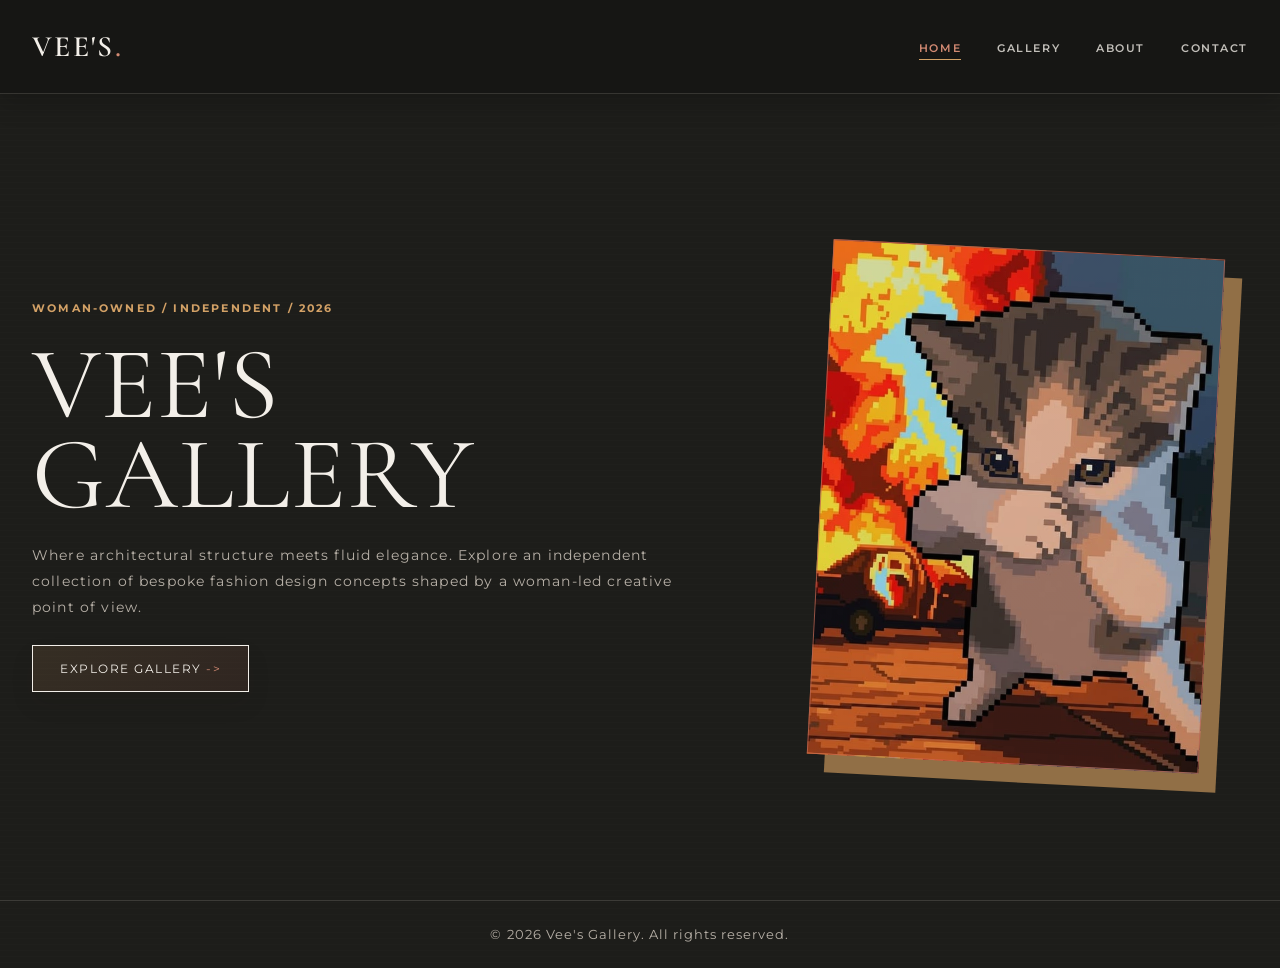
<file: index.html>
<!doctype html>
<html lang="en" data-theme="light">
  <head>
    <meta charset="UTF-8" />
    <meta name="viewport" content="width=device-width, initial-scale=1.0" />
    <link rel="preconnect" href="https://fonts.googleapis.com" />
    <link rel="preconnect" href="https://fonts.gstatic.com" crossorigin />
    <link
      href="https://fonts.googleapis.com/css2?family=Cormorant+Garamond:wght@400;500;600&family=Montserrat:wght@400;500;600&display=swap"
      rel="stylesheet"
    />
    <title>Favors Gallery | Haute Couture</title>
    <link rel="stylesheet" href="style.css" />
  </head>
  <body>
    <header>
      <div class="nav-container">
        <a href="index.html" class="logo">Vee's<span>.</span></a>
        <nav class="site-nav" aria-label="Main navigation">
          <button
            class="nav-toggle"
            aria-label="Toggle navigation"
            aria-expanded="false"
          >
            <span></span>
            <span></span>
            <span></span>
          </button>
          <ul class="nav-links">
            <li><a href="index.html" class="active">Home</a></li>
            <li><a href="gallery.html">Gallery</a></li>
            <li><a href="about.html">About</a></li>
            <li><a href="contact.html">Contact</a></li>
            <!-- <li><button id="theme-toggle">Dark Mode</button></li> -->
          </ul>
        </nav>
      </div>
    </header>

    <main class="container">
      <section class="hero">
        <h1>Vee's GALLERY</h1>
        <p>
          Where architectural structure meets fluid elegance. Explore an
          independent collection of bespoke fashion design concepts shaped by a
          woman-led creative point of view.
        </p>
        <a href="gallery.html" class="btn">Explore Gallery</a>
      </section>
    </main>

    <footer>
      <p>&copy; 2026 Vee's Gallery. All rights reserved.</p>
    </footer>
    <script src="script.js"></script>
  </body>
</html>
</file>
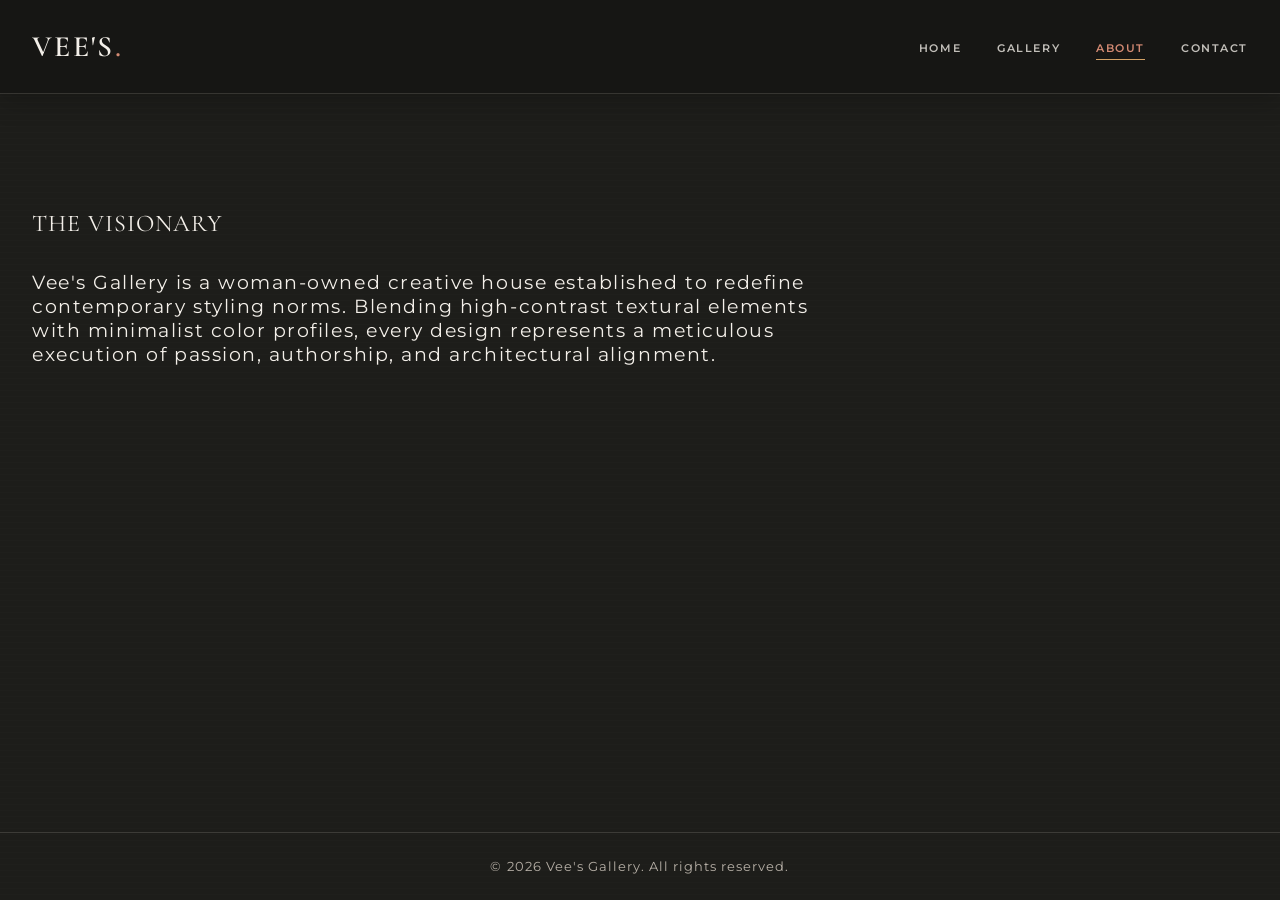
<file: about.html>
<!doctype html>
<html lang="en" data-theme="light">
  <head>
    <meta charset="UTF-8" />
    <meta name="viewport" content="width=device-width, initial-scale=1.0" />
    <link rel="preconnect" href="https://fonts.googleapis.com" />
    <link rel="preconnect" href="https://fonts.gstatic.com" crossorigin />
    <link
      href="https://fonts.googleapis.com/css2?family=Cormorant+Garamond:wght@400;500;600&family=Montserrat:wght@400;500;600&display=swap"
      rel="stylesheet"
    />
    <title>About The Designer | Vee's Gallery</title>
    <link rel="stylesheet" href="style.css" />
  </head>
  <body>
    <header>
      <div class="nav-container">
        <a href="index.html" class="logo">Vee's<span>.</span></a>
        <nav class="site-nav" aria-label="Main navigation">
          <button
            class="nav-toggle"
            aria-label="Toggle navigation"
            aria-expanded="false"
          >
            <span></span>
            <span></span>
            <span></span>
          </button>
          <ul class="nav-links">
            <li><a href="index.html">Home</a></li>
            <li><a href="gallery.html">Gallery</a></li>
            <li><a href="about.html" class="active">About</a></li>
            <li><a href="contact.html">Contact</a></li>
            <!-- <li><button id="theme-toggle">Dark Mode</button></li> -->
          </ul>
        </nav>
      </div>
    </header>

    <main class="container">
      <h2 style="margin-bottom: 2rem">THE VISIONARY</h2>
      <p style="font-size: 1.2rem; max-width: 800px; margin-bottom: 1.5rem">
        Vee's Gallery is a woman-owned creative house established to redefine
        contemporary styling norms. Blending high-contrast textural elements
        with minimalist color profiles, every design represents a meticulous
        execution of passion, authorship, and architectural alignment.
      </p>
    </main>

    <footer>
      <p>&copy; 2026 Vee's Gallery. All rights reserved.</p>
    </footer>
    <script src="script.js"></script>
  </body>
</html>
</file>
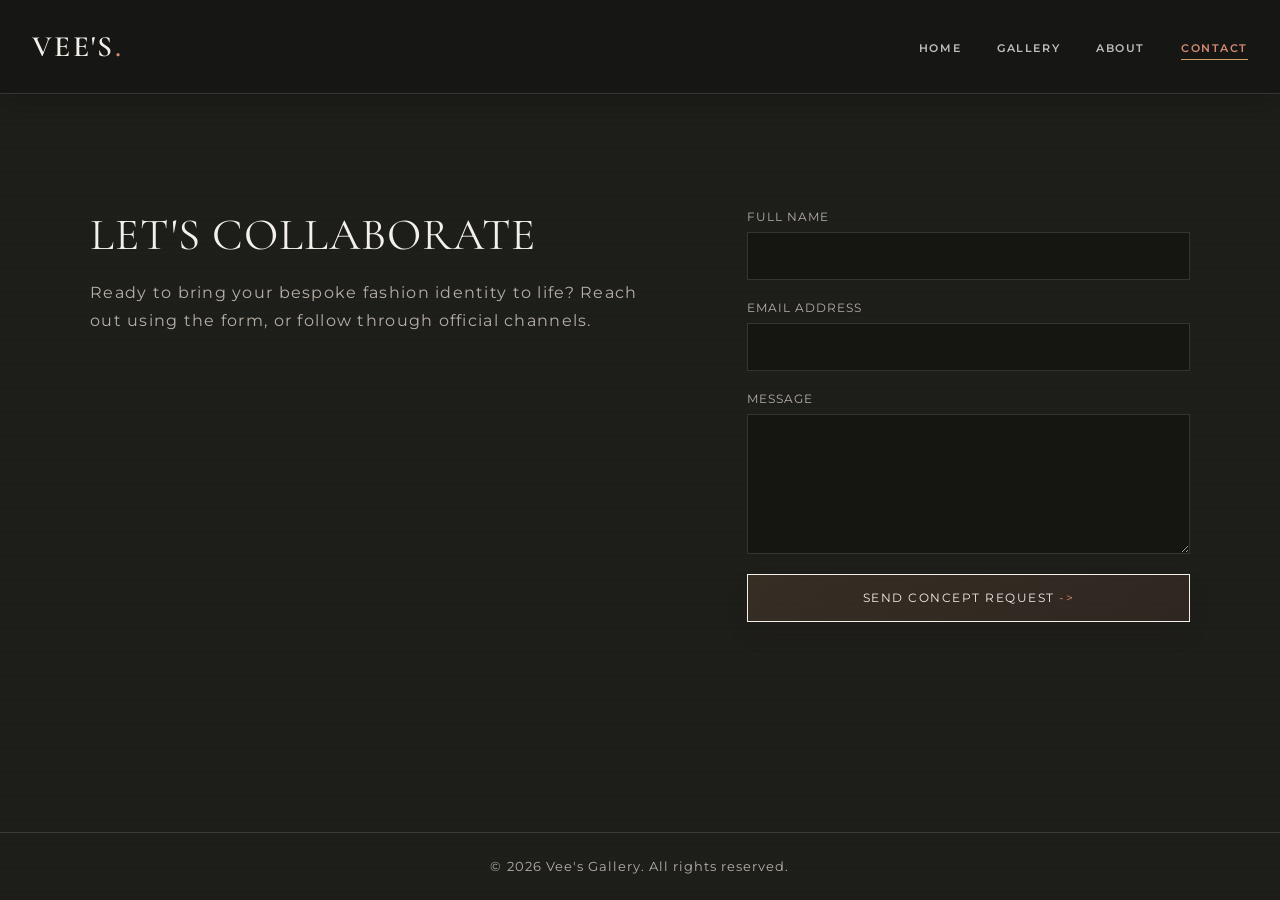
<file: contact.html>
<!doctype html>
<html lang="en" data-theme="light">
  <head>
    <meta charset="UTF-8" />
    <meta name="viewport" content="width=device-width, initial-scale=1.0" />
    <link rel="preconnect" href="https://fonts.googleapis.com" />
    <link rel="preconnect" href="https://fonts.gstatic.com" crossorigin />
    <link
      href="https://fonts.googleapis.com/css2?family=Cormorant+Garamond:wght@400;500;600&family=Montserrat:wght@400;500;600&display=swap"
      rel="stylesheet"
    />
    <title>Contact Us | Vee's Gallery</title>
    <link rel="stylesheet" href="style.css" />
  </head>
  <body>
    <header>
      <div class="nav-container">
        <a href="index.html" class="logo">Vee's<span>.</span></a>
        <nav class="site-nav" aria-label="Main navigation">
          <button
            class="nav-toggle"
            aria-label="Toggle navigation"
            aria-expanded="false"
          >
            <span></span>
            <span></span>
            <span></span>
          </button>
          <ul class="nav-links">
            <li><a href="index.html">Home</a></li>
            <li><a href="gallery.html">Gallery</a></li>
            <li><a href="about.html">About</a></li>
            <li><a href="contact.html" class="active">Contact</a></li>
            <!-- <li><button id="theme-toggle">Dark Mode</button></li> -->
          </ul>
        </nav>
      </div>
    </header>

    <main class="container">
      <div class="contact-grid">
        <div>
          <h2>LET'S COLLABORATE</h2>
          <p style="margin-top: 1rem; color: var(--text-muted)">
            Ready to bring your bespoke fashion identity to life? Reach out
            using the form, or follow through official channels.
          </p>
        </div>
        <div>
          <!-- Native mail client submission for static hosting -->
          <form
            action="mailto:ikeagugodsfavour@gmail.com?subject=New%20Vee's%20Gallery%20inquiry"
            method="POST"
            enctype="text/plain"
            class="contact-form"
          >
            <div class="form-group">
              <label for="name">Full Name</label>
              <input type="text" id="name" name="name" required />
            </div>
            <div class="form-group">
              <label for="email">Email Address</label>
              <input type="email" id="email" name="reply-to" required />
            </div>
            <div class="form-group">
              <label for="message">Message</label>
              <textarea
                id="message"
                name="message"
                rows="5"
                required
              ></textarea>
            </div>
            <button type="submit" class="btn">Send Concept Request</button>
          </form>
        </div>
      </div>
    </main>

    <footer>
      <p>&copy; 2026 Vee's Gallery. All rights reserved.</p>
    </footer>
    <script src="script.js"></script>
  </body>
</html>
</file>
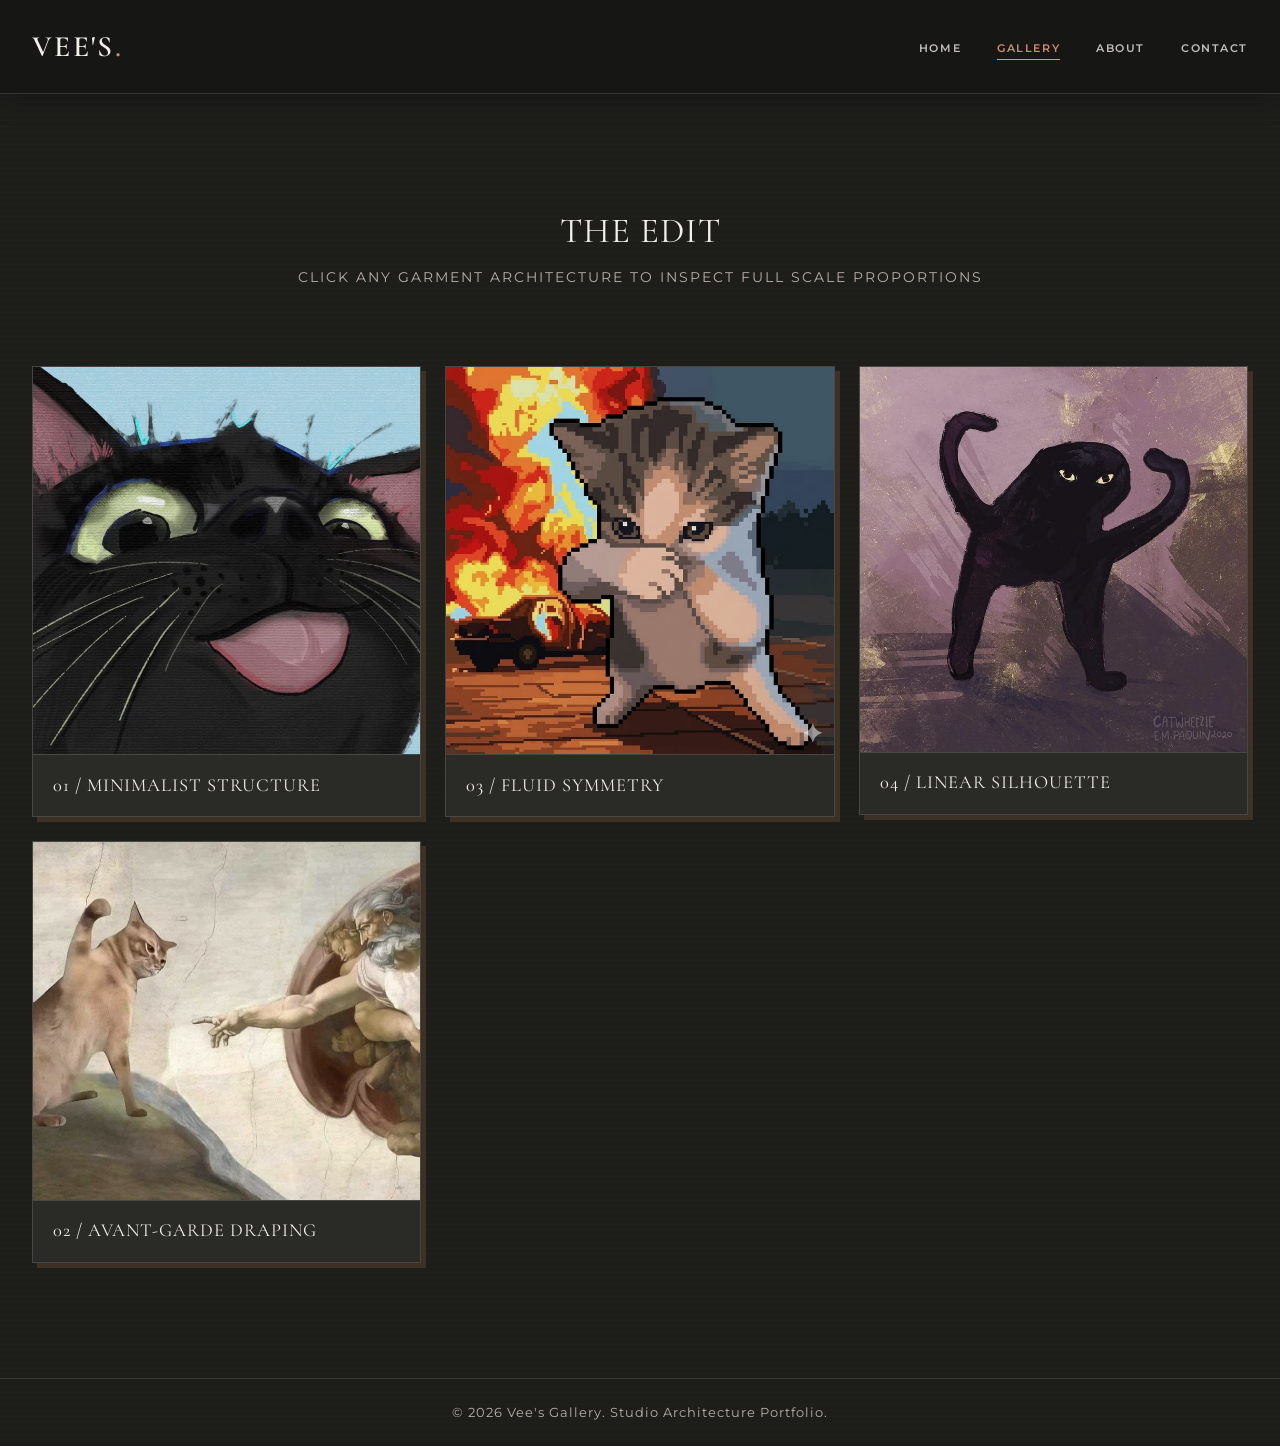
<file: gallery.html>
<!doctype html>
<html lang="en" data-theme="light">
  <head>
    <meta charset="UTF-8" />
    <meta name="viewport" content="width=device-width, initial-scale=1.0" />
    <title>The Collections | Vee's Gallery</title>
    <!-- Google Fonts Framework Integration -->
    <link rel="preconnect" href="https://fonts.googleapis.com" />
    <link rel="preconnect" href="https://fonts.gstatic.com" crossorigin />
    <link
      href="https://fonts.googleapis.com/css2?family=Cormorant+Garamond:wght@400;500;600&family=Montserrat:wght@400;500;600&display=swap"
      rel="stylesheet"
    />
    <link rel="stylesheet" href="style.css" />
  </head>
  <body>
    <header>
      <div class="nav-container">
        <a href="index.html" class="logo">Vee's<span>.</span></a>
        <nav class="site-nav" aria-label="Main navigation">
          <button
            class="nav-toggle"
            aria-label="Toggle navigation"
            aria-expanded="false"
          >
            <span></span>
            <span></span>
            <span></span>
          </button>
          <ul class="nav-links">
            <li><a href="index.html">Home</a></li>
            <li><a href="gallery.html" class="active">Gallery</a></li>
            <li><a href="about.html">About</a></li>
            <li><a href="contact.html">Contact</a></li>
            <!-- <li><button id="theme-toggle">Dark Mode</button></li> -->
          </ul>
        </nav>
      </div>
    </header>

    <main class="container">
      <div style="text-align: center; margin-bottom: 5rem">
        <h2
          style="
            font-size: 2.2rem;
            text-transform: uppercase;
            margin-bottom: 1rem;
          "
        >
          The Edit
        </h2>
        <p
          style="
            color: var(--text-muted);
            font-size: 0.9rem;
            text-transform: uppercase;
            letter-spacing: 2px;
          "
        >
          Click any garment architecture to inspect full scale proportions
        </p>
      </div>

      <!-- Stable Pinterest Column Framework -->
      <div class="gallery-container">
        <div class="gallery-item" onclick="openLightbox(this)">
          <img src="photos/design1.jpg" alt="Editorial Fashion Concept 1" />
          <div class="gallery-info"><h3>01 / Minimalist Structure</h3></div>
        </div>
        <div class="gallery-item" onclick="openLightbox(this)">
          <img src="photos/design2.jpg" alt="Editorial Fashion Concept 2" />
          <div class="gallery-info"><h3>02 / Avant-Garde Draping</h3></div>
        </div>
        <div class="gallery-item" onclick="openLightbox(this)">
          <img src="photos/design3.jpg" alt="Editorial Fashion Concept 3" />
          <div class="gallery-info"><h3>03 / Fluid Symmetry</h3></div>
        </div>
        <div class="gallery-item" onclick="openLightbox(this)">
          <img src="photos/design4.jpg" alt="Editorial Fashion Concept 4" />
          <div class="gallery-info"><h3>04 / Linear Silhouette</h3></div>
        </div>
      </div>
    </main>

    <!-- Glassmorphic Lightbox Modal Container -->
    <div id="lightbox" class="modal" onclick="closeLightbox()">
      <span class="close-modal" onclick="closeLightbox()">&times;</span>
      <img class="modal-content" id="lightbox-img" alt="Lightbox Preview" />
    </div>

    <footer>
      <p style="letter-spacing: 1px; font-size: 0.8rem">
        &copy; 2026 Vee's Gallery. Studio Architecture Portfolio.
      </p>
    </footer>
    <script src="script.js"></script>
  </body>
</html>
</file>
<file: style.css>
/* --- EDITORIAL DESIGN VARIABLES --- */
:root {
  --bg-primary: #1d1d1a;
  --bg-surface: #2a2a27;
  --panel-strong: #11110f;
  --panel-soft: #262521;
  --text-main: #f3efe9;
  --text-on-dark: #f9f4ee;
  --accent-cyan: #9fb0a8;
  --accent-gold: #d3a166;
  --accent-rose: #d38a73;
  --accent-bronze: #b98558;
  --text-muted: #b7b0a7;
  --border-subtle: rgba(243, 239, 233, 0.14);
  --glass-bg: rgba(18, 18, 16, 0.72);
  --glass-blur: blur(12px);
  --shadow-soft: 0 22px 44px rgba(0, 0, 0, 0.24);
  --easing: cubic-bezier(0.22, 1, 0.36, 1);
  --transition: all 0.4s var(--easing);
}

/* --- OVERALL BRAND PATTERNS --- */
* {
  margin: 0;
  padding: 0;
  box-sizing: border-box;
}

body {
  font-family: "Montserrat", sans-serif;
  background-color: var(--bg-primary);
  background-image: repeating-linear-gradient(
    0deg,
    transparent,
    transparent 5px,
    rgba(255, 255, 255, 0.02) 6px
  );
  color: var(--text-main);
  transition: var(--transition);
  overflow-x: hidden;
  min-height: 100vh;
  display: flex;
  flex-direction: column;
}

h1,
h2,
h3,
.logo {
  font-family: "Cormorant Garamond", "Didot", serif;
  letter-spacing: 1px;
  font-weight: 400;
}

p,
a,
button,
label,
input,
textarea {
  font-family: "Montserrat", "Inter", sans-serif;
  letter-spacing: 0.08em;
}

/* --- THE NAVIGATION --- */
header {
  background: rgba(22, 22, 20, 0.92);
  border-bottom: 1px solid var(--border-subtle);
  position: sticky;
  top: 0;
  z-index: 1000;
  backdrop-filter: var(--glass-blur);
  box-shadow: 0 8px 24px rgba(0, 0, 0, 0.18);
}

main {
  flex: 1;
}

.nav-container {
  max-width: 1400px;
  margin: 0 auto;
  display: flex;
  justify-content: space-between;
  align-items: center;
  padding: 1.8rem 2rem;
}

.logo {
  font-size: 1.85rem;
  text-transform: uppercase;
  text-decoration: none;
  color: var(--text-main);
  font-weight: 600;
  letter-spacing: 0.08em;
}

.logo span {
  color: var(--accent-rose);
}

nav ul {
  display: flex;
  list-style: none;
  gap: 2.25rem;
  align-items: center;
}

nav a {
  text-decoration: none;
  color: var(--text-main);
  font-size: 0.7rem;
  text-transform: uppercase;
  font-weight: 600;
  letter-spacing: 0.14em;
  opacity: 0.78;
  transition: var(--transition);
  position: relative;
}

nav a::after {
  content: "";
  position: absolute;
  left: 0;
  bottom: -0.35rem;
  width: 100%;
  height: 1px;
  background: var(--accent-gold);
  transform: scaleX(0);
  transform-origin: left;
  transition: transform 0.3s ease;
}

nav a:hover,
nav a.active {
  opacity: 1;
  color: var(--accent-rose);
}

nav a:hover::after,
nav a.active::after {
  transform: scaleX(1);
}

nav a.active {
  text-decoration: none;
}

.site-nav {
  position: relative;
  display: flex;
  align-items: center;
}

.nav-links {
  display: flex;
  align-items: center;
  gap: 2.25rem;
}

.nav-toggle {
  display: none;
  width: 48px;
  height: 40px;
  border: 1px solid var(--border-subtle);
  background: transparent;
  cursor: pointer;
  padding: 0.6rem 0.55rem;
  align-items: center;
  justify-content: center;
  flex-direction: column;
  gap: 0.28rem;
  flex-shrink: 0;
}

.nav-toggle span {
  display: block;
  width: 100%;
  height: 2px;
  background-color: var(--text-main);
  border-radius: 2px;
}

#theme-toggle {
  background: none;
  border: 1px solid var(--text-main);
  color: var(--text-main);
  padding: 0.6rem 1rem;
  cursor: pointer;
  font-size: 0.65rem;
  text-transform: uppercase;
  letter-spacing: 1px;
  transition: var(--transition);
}

#theme-toggle:hover {
  background-color: var(--text-main);
  color: var(--bg-surface);
}

/* --- THE MAIN FRAMEWORK --- */
.container {
  max-width: 1400px;
  margin: 0 auto;
  padding: clamp(4rem, 9vw, 8rem) 2rem;
  width: 100%;
}

.hero {
  min-height: 64vh;
  position: relative;
  display: flex;
  flex-direction: column;
  justify-content: center;
  align-items: flex-start;
  gap: 1.5rem;
  padding-right: 42%;
}

.hero::before {
  content: "WOMAN-OWNED / INDEPENDENT / 2026";
  position: relative;
  z-index: 1;
  color: var(--accent-gold);
  font-family: "Montserrat", sans-serif;
  font-size: 0.68rem;
  font-weight: 700;
  letter-spacing: 0.2em;
  order: -1;
}

.hero::after {
  content: "";
  position: absolute;
  z-index: 0;
  top: 7%;
  right: 3%;
  width: min(32vw, 390px);
  aspect-ratio: 0.76;
  border: 1px solid rgba(184, 102, 82, 0.8);
  background:
    linear-gradient(rgba(29, 26, 23, 0.06), rgba(29, 26, 23, 0.08)),
    url("photos/design3.jpg") center / cover;
  box-shadow: 18px 18px 0 rgba(194, 146, 89, 0.7);
  transform: rotate(3deg);
  transition: var(--transition);
}

.hero:hover::after {
  transform: rotate(0deg) translateY(-8px);
  box-shadow: 12px 12px 0 rgba(194, 146, 89, 0.8);
}

.hero > * {
  position: relative;
  z-index: 1;
}

.hero h1 {
  max-width: 680px;
  font-size: clamp(3.4rem, 8vw, 8.5rem);
  line-height: 0.88;
  text-transform: uppercase;
  text-wrap: balance;
}

.hero p {
  max-width: 650px;
  color: var(--text-muted);
  font-size: 0.9rem;
  line-height: 1.8;
}

.btn {
  display: inline-block;
  border: 1px solid var(--text-main);
  background: linear-gradient(
    135deg,
    rgba(201, 148, 93, 0.14),
    rgba(184, 102, 82, 0.12)
  );
  color: var(--text-main);
  padding: 0.95rem 1.7rem;
  text-decoration: none;
  cursor: pointer;
  font-size: 0.78rem;
  text-transform: uppercase;
  letter-spacing: 0.12em;
  transition: var(--transition);
  box-shadow: 0 12px 24px rgba(32, 23, 17, 0.08);
}

.btn::after {
  content: "  ->";
  color: var(--accent-rose);
  transition: var(--transition);
}

.btn:hover {
  background: var(--panel-strong);
  color: var(--text-on-dark);
  border-color: var(--panel-strong);
  transform: translateY(-2px);
  box-shadow: 0 18px 32px rgba(32, 23, 17, 0.12);
}

.contact-grid {
  display: grid;
  grid-template-columns: minmax(0, 1fr) minmax(320px, 0.8fr);
  gap: clamp(3rem, 8vw, 9rem);
  align-items: start;
  max-width: 1100px;
  margin: 0 auto;
}

.contact-grid h2 {
  font-size: clamp(1.8rem, 4vw, 2.8rem);
  line-height: 1.2;
}

.contact-grid p {
  line-height: 1.8;
}

.contact-form {
  display: grid;
  gap: 1.25rem;
}

.form-group {
  display: grid;
  gap: 0.5rem;
}

.form-group label {
  color: var(--text-muted);
  font-size: 0.75rem;
  text-transform: uppercase;
  letter-spacing: 1px;
}

.form-group input,
.form-group textarea {
  width: 100%;
  border: 1px solid var(--border-subtle);
  border-radius: 0;
  background: var(--glass-bg);
  color: var(--text-main);
  padding: 0.85rem 1rem;
  font-size: 0.95rem;
  outline: none;
  transition: var(--transition);
}

.form-group textarea {
  min-height: 140px;
  resize: vertical;
}

.form-group input:focus,
.form-group textarea:focus {
  border-color: var(--accent-rose);
  box-shadow: 0 0 0 3px rgba(212, 175, 185, 0.16);
}

footer {
  width: 100%;
  border-top: 1px solid var(--border-subtle);
  padding: 1.5rem 2rem;
  text-align: center;
  color: var(--text-muted);
}

footer p {
  font-size: 0.8rem;
  line-height: 1.5;
}

@media (max-width: 700px) {
  .nav-container {
    align-items: center;
    flex-direction: row;
    justify-content: space-between;
    gap: 1rem;
    padding: 1rem 1.25rem;
  }

  .site-nav {
    display: flex;
    align-items: center;
    justify-content: flex-end;
    margin-left: auto;
  }

  .nav-toggle {
    display: flex;
    background: linear-gradient(135deg, #272723, #10100e);
    border: 1px solid rgba(255, 255, 255, 0.14);
    box-shadow: 0 8px 20px rgba(0, 0, 0, 0.28);
  }

  .nav-toggle span {
    background-color: #f3efe9;
  }

  .nav-links {
    position: absolute;
    top: calc(100% + 0.75rem);
    right: 0;
    display: none;
    flex-direction: column;
    align-items: flex-start;
    gap: 0.9rem;
    background: linear-gradient(135deg, #1a1a18, #0d0d0d);
    border: 1px solid rgba(255, 255, 255, 0.12);
    padding: 1rem 1.2rem;
    min-width: 180px;
    box-shadow: 0 16px 32px rgba(0, 0, 0, 0.35);
  }

  .site-nav.open .nav-links {
    display: flex;
  }

  .nav-links li {
    width: 100%;
  }

  nav ul {
    flex-wrap: nowrap;
    gap: 0;
  }

  nav a {
    display: block;
    width: 100%;
    font-size: 0.68rem;
    color: #f7f0ea;
    opacity: 1;
  }

  nav a:hover,
  nav a.active {
    color: #f3c7a6;
  }

  .container {
    padding: 4rem 1.25rem;
  }

  .hero {
    min-height: auto;
    padding: 3rem 0 11rem;
  }

  .hero h1 {
    font-size: clamp(3.2rem, 17vw, 5.5rem);
  }

  .hero::after {
    top: auto;
    right: 1rem;
    bottom: 1rem;
    width: 42vw;
    max-width: 180px;
  }

  .hero::before {
    font-size: 0.56rem;
    letter-spacing: 0.14em;
  }

  .contact-grid {
    grid-template-columns: 1fr;
    gap: 3rem;
  }

  .gallery-container {
    columns: 1;
  }

  footer {
    padding: 1.25rem;
  }
}

/* --- MODERNIZED PINTEREST MASONRY --- */
.gallery-container {
  columns: 3 350px; /* Enhanced sizing definitions */
  column-gap: 1.5rem;
  width: 100%;
}

.gallery-item {
  background-color: var(--bg-surface);
  margin-bottom: 1.5rem;
  break-inside: avoid;
  overflow: hidden;
  border: 1px solid var(--border-subtle);
  box-shadow: 5px 5px 0 rgba(197, 139, 85, 0.18);
  transition: var(--transition);
  cursor: pointer;
  position: relative;
}

.gallery-item img {
  width: 100%;
  height: auto;
  display: block;
  filter: grayscale(20%);
  transition:
    transform 0.8s var(--easing),
    filter 0.5s var(--easing);
}

/* Hover Zoom & Info Reveal Effect */
.gallery-item:hover img {
  transform: scale(1.04);
  filter: grayscale(0%);
}

.gallery-item:hover {
  transform: translateY(-6px);
  box-shadow: 9px 9px 0 rgba(169, 97, 104, 0.28);
}

.gallery-info {
  padding: 1.15rem 1.25rem 1.3rem;
  border-top: 1px solid var(--border-subtle);
  background: var(--bg-surface);
}

.gallery-info h3 {
  font-size: 1.15rem;
  text-transform: uppercase;
}

/* --- ROBUST ACCESSIBLE LIGHTBOX --- */
.modal {
  display: none;
  position: fixed;
  z-index: 2000;
  top: 0;
  left: 0;
  width: 100%;
  height: 100%;
  background-color: var(--glass-bg);
  backdrop-filter: var(--glass-blur);
  justify-content: center;
  align-items: center;
  opacity: 0;
  transition: opacity 0.4s ease;
}

.modal.show {
  display: flex;
  opacity: 1;
}

.modal-content {
  max-width: 80%;
  max-height: 80vh;
  object-fit: contain;
  border: 1px solid rgba(255, 255, 255, 0.2);
  box-shadow: 0 30px 60px rgba(0, 0, 0, 0.2);
  transform: scale(0.95);
  transition: transform 0.4s var(--easing);
}

.modal.show .modal-content {
  transform: scale(1);
}

.close-modal {
  position: absolute;
  top: 30px;
  right: 40px;
  color: var(--text-main);
  font-size: 3rem;
  font-family: Arial, sans-serif;
  cursor: pointer;
  line-height: 1;
  transition: var(--transition);
}

.close-modal:hover {
  color: var(--accent-rose);
  transform: rotate(90deg);
}

@media (max-width: 700px) {
  .gallery-container {
    columns: 1;
  }
}
</file>
